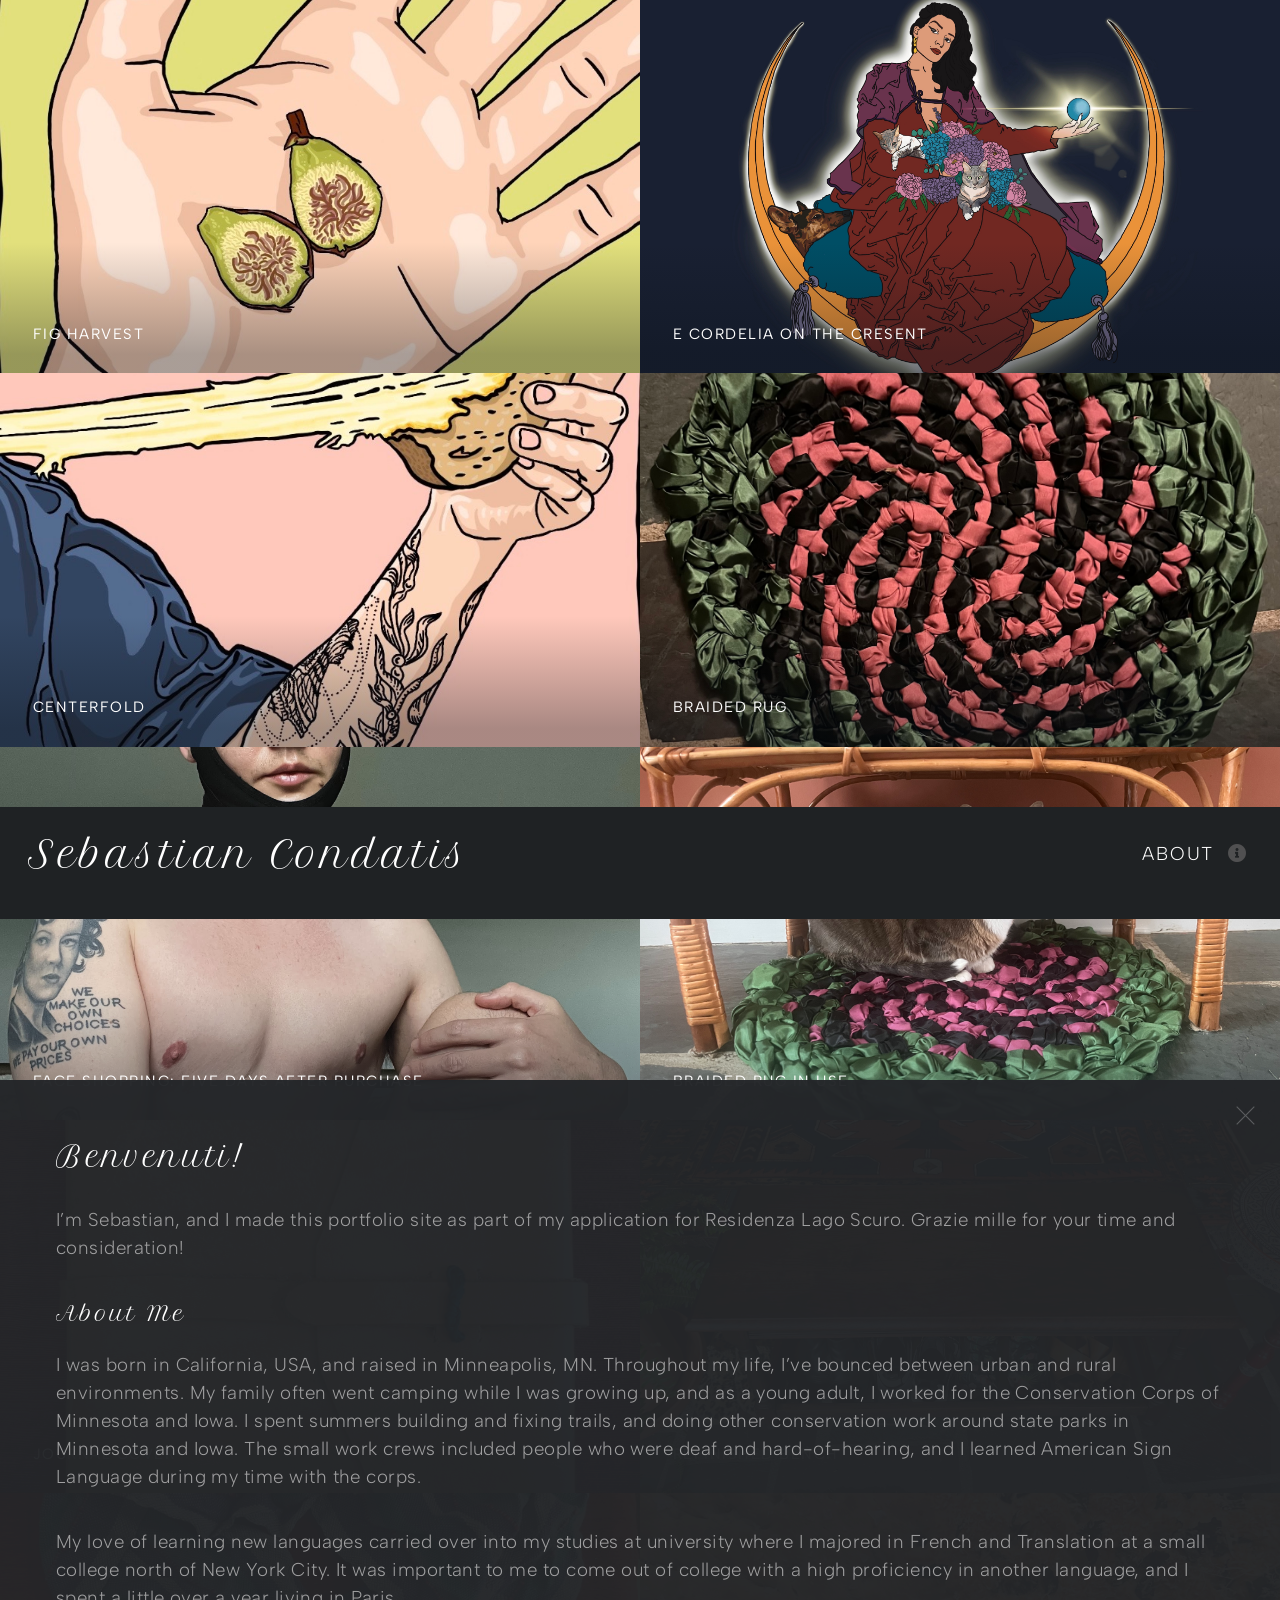
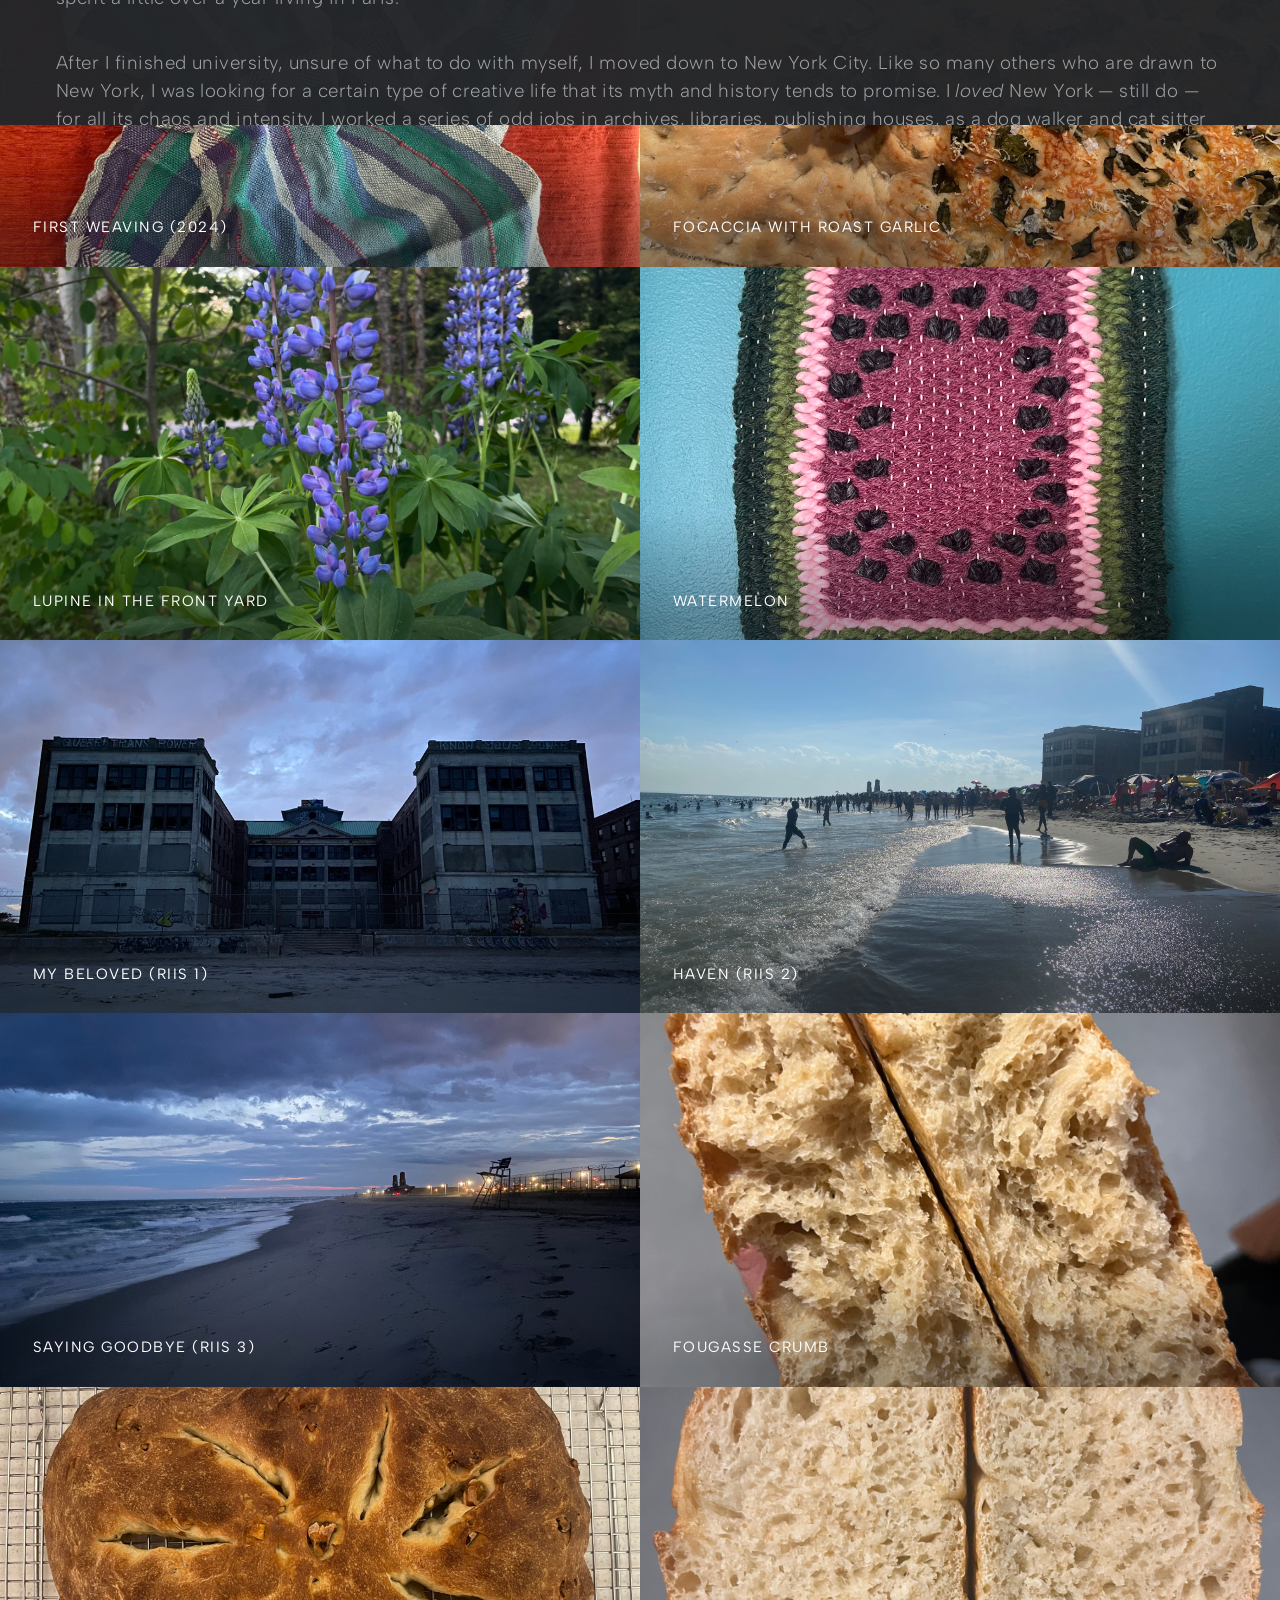
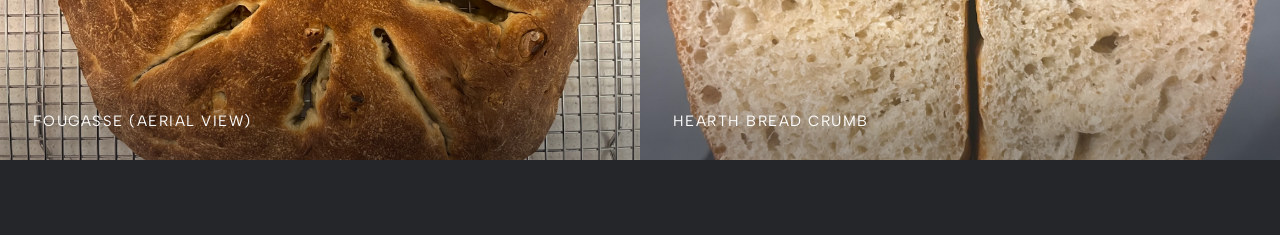
<file: index.html>
<!DOCTYPE HTML>
<!--
	Multiverse by HTML5 UP
	html5up.net | @ajlkn
	Free for personal and commercial use under the CCA 3.0 license (html5up.net/license)
-->
<html>
	<head>
		<title>Sebastian Condatis</title>
		<meta charset="utf-8" />
		<meta name="viewport" content="width=device-width, initial-scale=1, user-scalable=no" />
		<link rel="stylesheet" href="assets/css/main.css" />
		<link rel="preconnect" href="https://fonts.googleapis.com">
    <link rel="preconnect" href="https://fonts.gstatic.com" crossorigin>
    <link href="https://fonts.googleapis.com/css2?family=Petit+Formal+Script&display=swap" rel="stylesheet">
    <link href="https://fonts.googleapis.com/css2?family=Albert+Sans:ital,wght@0,100..900;1,100..900&family=Petit+Formal+Script&display=swap" rel="stylesheet">
		<noscript><link rel="stylesheet" href="assets/css/noscript.css" /></noscript>
	</head>
	<body class="is-preload">

		<!-- Wrapper -->
			<div id="wrapper">

				<!-- Header -->
					<header id="header">
						<h1><a href="index.html"><strong>Sebastian Condatis</strong></h1>
						<nav>
							<ul>
								<li><a href="#footer" class="icon solid fa-info-circle">About</a></li>
							</ul>
						</nav>
					</header>

				<!-- Main -->
					<div id="main">
					<article class="thumb">
							<a class="image" href="images/fulls/fig_harvest.jpg"><img src="images/thumbs/fig_thumb.jpg" alt="" /></a>
							<h2>Fig Harvest</h2>
							<p>Excerpt from zine "My Gay Hands Holding Things" (WIP 2026)</p>
						</article>
						<article class="thumb">
							<a class="image" href="images/fulls/ecordelia_on_the_crescent.JPG"><img src="images/fulls/ecordelia_on_the_crescent.JPG" alt="" /></a>
							<h2>E Cordelia on the Cresent</h2>
							<p>Drawing with digital color (WIP 2026)</p>
						</article>
						<article class="thumb">
							<a class="image" href="images/fulls/centerfold.JPG"><img src="images/thumbs/centerfold_thumb.jpg" alt="" /></a>
							<h2>Centerfold</h2>
							<p>Excerpt from zine "My Gay Hands Holding Things" (WIP 2026)</p>
						</article>
											<article class="thumb">
							<a class="image" href="images/fulls/braided_rug.jpeg"><img src="images/fulls/braided_rug.jpeg" alt="" /></a>
							<h2>Braided rug</h2>
							<p>Recycled fabric (2025)</p>
						</article>
												<article class="thumb">
							<a class="image" href="images/fulls/face_shopping.JPG"><img src="images/fulls/face_shopping.JPG" alt="" /></a>
							<h2>Face Shopping: Five days after purchase</h2>
							<p>Digital photo (2026)</p>
						</article>
											<article class="thumb">
							<a class="image" href="images/fulls/braided_rug_in_use.jpeg"><img src="images/fulls/braided_rug_in_use.jpeg" alt="" /></a>
							<h2>Braided rug in use</h2>
							<p>Recycled fabric Stella enjoys (2025)</p>
						</article>
						<article class="thumb">
							<a class="image" href="images/fulls/journal_cover.jpeg"><img src="images/fulls/journal_cover.jpeg" alt="" /></a>
							<h2>Journal Cover</h2>
							<p>Leather with waxed thread (2024)</p>
						</article>
						<article class="thumb">
							<a class="image" href="images/fulls/refinished_bench_2023.jpeg"><img src="images/fulls/refinished_bench_2023.jpeg" alt="" /></a>
							<h2>Refinished bench</h2>
							<p>Salvaged solid wood bench (species unknown, 2023)</p>
						</article>
						<article class="thumb">
							<a class="image" href="images/fulls/first_weaving.jpeg"><img src="images/fulls/first_weaving.jpeg" alt="" /></a>
							<h2>First Weaving (2024)</h2>
							<p>Mercerized cotton</p>
						</article>
						<article class="thumb">
							<a class="image" href="images/fulls/close_up_focaccia.jpg"><img src="images/fulls/close_up_focaccia.jpg" alt="" /></a>
							<h2>Focaccia with roast garlic</h2>
							<p>Homemade bread (2025)</p>
						</article>
									<article class="thumb">
							<a class="image" href="images/fulls/lupine_in_the_front_yard.jpeg"><img src="images/fulls/lupine_in_the_front_yard.jpeg" alt="" /></a>
							<h2>Lupine in the front yard</h2>
							<p>Digital photo, 24"x16" (2026)</p>
						</article>
						<article class="thumb">
							<a class="image" href="images/fulls/watermelon.jpeg" data-position="top center"><img src="images/fulls/watermelon.jpeg" alt="" /></a>
							<h2>Watermelon</h2>
							<p>Acrylic, cotton and wool (2023)</p>
						</article>
						<article class="thumb">
							<a class="image" href="images/fulls/my_beloved.jpeg"><img src="images/fulls/my_beloved.jpeg" alt="" /></a>
							<h2>My Beloved (Riis 1)</h2>
							<p>Digital photo, 24"x16" (2023)</p>
						</article>
						<article class="thumb">
							<a class="image" href="images/fulls/haven.jpeg" data-position="top center"><img src="images/fulls/haven.jpeg" alt="" /></a>
							<h2>Haven (Riis 2)</h2>
							<p>Digital photo, 24"x16" (2022)</p>
						</article>
						<article class="thumb">
							<a class="image" href="images/fulls/saying_goodbye.jpeg" data-position="top center"><img src="images/fulls/saying_goodbye.jpeg" alt="" /></a>
							<h2>Saying Goodbye (Riis 3)</h2>
							<p>Digital photo, 24"x16" (2023)</p>
						</article>
						<article class="thumb">
							<a class="image" href="images/fulls/fougasse_crumb.jpeg"><img src="images/fulls/fougasse_crumb.jpeg" alt="" /></a>
							<h2>Fougasse crumb</h2>
							<p>Homemade bread (2026)</p>
						</article>
						<article class="thumb">
							<a class="image" href="images/fulls/fougasse_aerial.jpeg"><img src="images/fulls/fougasse_aerial.jpeg" alt="" /></a>
							<h2>Fougasse (aerial view)</h2>
							<p>Homemade bread (2026)</p>
						</article>
						<article class="thumb">
							<a class="image" href="images/fulls/hearth_bread_crumb.jpeg"><img src="images/fulls/hearth_bread_crumb.jpeg" alt="" /></a>
							<h2>Hearth bread crumb</h2>
							<p>Homemade bread (2026)</p>
						</article>
					</div>

				<!-- Footer -->
					<footer id="footer" class="panel">
						<div class="inner split">
								<section>
									<h2>Benvenuti!</h2>
									<p>I’m Sebastian, and I made this portfolio site as part of my application for Residenza Lago Scuro. Grazie mille for your time and consideration!</p>
									<h3>About Me</h3>
									<p>I was born in California, USA, and raised in Minneapolis, MN. Throughout my life, I’ve bounced between urban and rural environments. My family often went camping while I was growing up, and as a young adult, I worked for the Conservation Corps of Minnesota and Iowa. I spent summers building and fixing trails, and doing other conservation work around state parks in Minnesota and Iowa. The small work crews included people who were deaf and hard-of-hearing, and I learned American Sign Language during my time with the corps.</p>
									<p>My love of learning new languages carried over into my studies at university where I majored in French and Translation at a small college north of New York City. It was important to me to come out of college with a high proficiency in another language, and I spent a little over a year living in Paris.</p>
									<p>After I finished university, unsure of what to do with myself, I moved down to New York City. Like so many others who are drawn to New York, I was looking for a certain type of creative life that its myth and history tends to promise. I <i>loved</i> New York &mdash; still do &mdash; for all its chaos and intensity. I worked a series of odd jobs in archives, libraries, publishing houses, as a dog walker and cat sitter (and many more) before getting trained as a software engineer. The kind of creative life I had imagined in New York exists for some people, surely, but it was not a reality that I could make mine while I was working a full-time job. Towards the end of my time in New York, I felt like I was accumulating art supplies I was too exhausted to use. Neither my partner nor I had ever imagined leaving the city, but a few years after the pandemic hit, we decided to move away for more space, more trees, more fresh air.</p>
									<p>Now, I live and work in Florence, MA, USA, a small town about 2 hours west of Boston. I live with my partner, and our dog and two cats. It's a good life, one that's allowed me to reconnect with my natural surroundings and make more art. I still do my best to keep up with my French, and nowadays I have good reading comprehension in Spanish and Italian, too, though my speaking skills are always something I'm working on. What I lack in vocabulary, I usually make up for in enthusiasm and gesticulation :)</p>
									<p>Thanks to everyone at Lago Scuro for taking the time to read my application and review my work!</p>
								  <p class="copyright">
									&copy; Sebastian Condatis 2026<br>Design: <a href="http://html5up.net">HTML5 UP</a>.
								  </p>
								</section>
							</div>
						</div>
					</footer>

			</div>

		<!-- Scripts -->
			<script src="assets/js/jquery.min.js"></script>
			<script src="assets/js/jquery.poptrox.min.js"></script>
			<script src="assets/js/browser.min.js"></script>
			<script src="assets/js/breakpoints.min.js"></script>
			<script src="assets/js/util.js"></script>
			<script src="assets/js/main.js"></script>

	</body>
</html>
</file>
<file: assets/css/noscript.css>
/*
	Multiverse by HTML5 UP
	html5up.net | @ajlkn
	Free for personal and commercial use under the CCA 3.0 license (html5up.net/license)
*/

/* Wrapper */

	body.is-preload #wrapper:before {
		display: none;
	}

/* Main */

	body.is-preload #main .thumb {
		pointer-events: auto;
		opacity: 1;
	}

/* Header */

	body.is-preload #header {
		-moz-transform: none;
		-webkit-transform: none;
		-ms-transform: none;
		transform: none;
	}
</file>
<file: assets/css/main.css>
@import url(fontawesome-all.min.css);
@import url("https://fonts.googleapis.com/css?family=Source+Sans+Pro:300,300italic,400,400italic");

/*
	Multiverse by HTML5 UP
	html5up.net | @ajlkn
	Free for personal and commercial use under the CCA 3.0 license (html5up.net/license)
*/

@-moz-keyframes spinner {
	0% {
		-moz-transform: rotate(0deg);
		-webkit-transform: rotate(0deg);
		-ms-transform: rotate(0deg);
		transform: rotate(0deg);
	}

	100% {
		-moz-transform: rotate(359deg);
		-webkit-transform: rotate(359deg);
		-ms-transform: rotate(359deg);
		transform: rotate(359deg);
	}
}

@-webkit-keyframes spinner {
	0% {
		-moz-transform: rotate(0deg);
		-webkit-transform: rotate(0deg);
		-ms-transform: rotate(0deg);
		transform: rotate(0deg);
	}

	100% {
		-moz-transform: rotate(359deg);
		-webkit-transform: rotate(359deg);
		-ms-transform: rotate(359deg);
		transform: rotate(359deg);
	}
}

@-ms-keyframes spinner {
	0% {
		-moz-transform: rotate(0deg);
		-webkit-transform: rotate(0deg);
		-ms-transform: rotate(0deg);
		transform: rotate(0deg);
	}

	100% {
		-moz-transform: rotate(359deg);
		-webkit-transform: rotate(359deg);
		-ms-transform: rotate(359deg);
		transform: rotate(359deg);
	}
}

@keyframes spinner {
	0% {
		-moz-transform: rotate(0deg);
		-webkit-transform: rotate(0deg);
		-ms-transform: rotate(0deg);
		transform: rotate(0deg);
	}

	100% {
		-moz-transform: rotate(359deg);
		-webkit-transform: rotate(359deg);
		-ms-transform: rotate(359deg);
		transform: rotate(359deg);
	}
}

html, body, div, span, applet, object,
iframe, h1, h2, h3, h4, h5, h6, p, blockquote,
pre, a, abbr, acronym, address, big, cite,
code, del, dfn, em, img, ins, kbd, q, s, samp,
small, strike, strong, sub, sup, tt, var, b,
u, i, center, dl, dt, dd, ol, ul, li, fieldset,
form, label, legend, table, caption, tbody,
tfoot, thead, tr, th, td, article, aside,
canvas, details, embed, figure, figcaption,
footer, header, hgroup, menu, nav, output, ruby,
section, summary, time, mark, audio, video {
	margin: 0;
	padding: 0;
	border: 0;
	font-size: 100%;
	font: inherit;
	vertical-align: baseline;}

article, aside, details, figcaption, figure,
footer, header, hgroup, menu, nav, section {
	display: block;}

body {
	line-height: 1;
}

ol, ul {
	list-style: none;
}

blockquote, q {
	quotes: none;
}

	blockquote:before, blockquote:after, q:before, q:after {
		content: '';
		content: none;
	}

table {
	border-collapse: collapse;
	border-spacing: 0;
}

body {
	-webkit-text-size-adjust: none;
}

mark {
	background-color: transparent;
	color: inherit;
}

input::-moz-focus-inner {
	border: 0;
	padding: 0;
}

input, select, textarea {
	-moz-appearance: none;
	-webkit-appearance: none;
	-ms-appearance: none;
	appearance: none;
}

/* Basic */

	@-ms-viewport {
		width: device-width;
	}

	body {
		-ms-overflow-style: scrollbar;
	}

	@media screen and (max-width: 480px) {

		html, body {
			min-width: 320px;
		}

	}

	html {
		box-sizing: border-box;
	}

	*, *:before, *:after {
		box-sizing: inherit;
	}

	body {
		background: #242629;
	}

		body.is-preload *, body.is-preload *:before, body.is-preload *:after {
			-moz-animation: none !important;
			-webkit-animation: none !important;
			-ms-animation: none !important;
			animation: none !important;
			-moz-transition: none !important;
			-webkit-transition: none !important;
			-ms-transition: none !important;
			transition: none !important;
		}

		body.is-resizing *, body.is-resizing *:before, body.is-resizing *:after {
			-moz-animation: none !important;
			-webkit-animation: none !important;
			-ms-animation: none !important;
			animation: none !important;
			-moz-transition: none !important;
			-webkit-transition: none !important;
			-ms-transition: none !important;
			transition: none !important;
		}

/* Type */

	body, input, select, textarea {
		color: #a0a0a1;
		font-family: "Albert Sans", Helvetica, sans-serif;
		font-size: 16pt;
		font-weight: 300;
		letter-spacing: 0.025em;
		line-height: 1.5;
	}

		@media screen and (max-width: 1680px) {

			body, input, select, textarea {
				font-size: 14pt;
			}

		}

	a {
		-moz-transition: color 0.2s ease-in-out, border-bottom-color 0.2s ease-in-out;
		-webkit-transition: color 0.2s ease-in-out, border-bottom-color 0.2s ease-in-out;
		-ms-transition: color 0.2s ease-in-out, border-bottom-color 0.2s ease-in-out;
		transition: color 0.2s ease-in-out, border-bottom-color 0.2s ease-in-out;
		border-bottom: dotted 1px;
		color: #34a58e;
		text-decoration: none;
	}

		a:hover {
			border-bottom-color: transparent;
			color: #34a58e !important;
		}

	strong, b {
		color: #ffffff;
		font-weight: 300;
	}

	em, i {
		font-style: italic;
	}

	p {
		margin: 0 0 2em 0;
	}

	h1, h2, h3, h4, h5, h6 {
		color: #ffffff;
		font-weight: 400;
		letter-spacing: 0.1em;
		line-height: 1.5;
		margin: 0 0 1em 0;
		font-family: "Petit Formal Script", cursive;
    font-style: normal;
	}

		h1 a, h2 a, h3 a, h4 a, h5 a, h6 a {
			color: inherit;
			text-decoration: none;
		}

	h1 {
		font-size: 2em;
	}

	h2 {
		font-size: 1.5em;
	}

	h3 {
		font-size: 1.1em;
	}

	h4 {
		font-size: 1em;
	}

	h5 {
		font-size: 0.9em;
	}

	h6 {
		font-size: 0.7em;
	}

	@media screen and (max-width: 736px) {

		h2 {
			font-size: 1em;
		}

		h3 {
			font-size: 0.9em;
		}

		h4 {
			font-size: 0.8em;
		}

		h5 {
			font-size: 0.7em;
		}

		h6 {
			font-size: 0.7em;
		}

	}

	sub {
		font-size: 0.8em;
		position: relative;
		top: 0.5em;
	}

	sup {
		font-size: 0.8em;
		position: relative;
		top: -0.5em;
	}

	blockquote {
		border-left: 4px #36383c;
		font-style: italic;
		margin: 0 0 2em 0;
		padding: 0.5em 0 0.5em 2em;
	}

	code {
		background: #34363b;
		border: solid 1px #36383c;
		font-family: "Courier New", monospace;
		font-size: 0.9em;
		margin: 0 0.25em;
		padding: 0.25em 0.65em;
	}

	pre {
		-webkit-overflow-scrolling: touch;
		font-family: "Courier New", monospace;
		font-size: 0.9em;
		margin: 0 0 2em 0;
	}

		pre code {
			display: block;
			line-height: 1.75;
			padding: 1em 1.5em;
			overflow-x: auto;
		}

	hr {
		border: 0;
		border-bottom: solid 1px #36383c;
		margin: 2em 0;
	}

		hr.major {
			margin: 3em 0;
		}

	.align-left {
		text-align: left;
	}

	.align-center {
		text-align: center;
	}

	.align-right {
		text-align: right;
	}

/* Button */

	input[type="submit"],
	input[type="reset"],
	input[type="button"],
	button,
	.button {
		-moz-appearance: none;
		-webkit-appearance: none;
		-ms-appearance: none;
		appearance: none;
		-moz-transition: background-color 0.2s ease-in-out, box-shadow 0.2s ease-in-out, color 0.2s ease-in-out;
		-webkit-transition: background-color 0.2s ease-in-out, box-shadow 0.2s ease-in-out, color 0.2s ease-in-out;
		-ms-transition: background-color 0.2s ease-in-out, box-shadow 0.2s ease-in-out, color 0.2s ease-in-out;
		transition: background-color 0.2s ease-in-out, box-shadow 0.2s ease-in-out, color 0.2s ease-in-out;
		background-color: transparent;
		border: 0;
		border-radius: 0;
		box-shadow: inset 0 0 0 2px #36383c;
		color: #ffffff !important;
		cursor: pointer;
		display: inline-block;
		font-size: 0.9em;
		font-weight: 300;
		height: 3.05556em;
		letter-spacing: 0.1em;
		line-height: 3.05556em;
		padding: 0 2.5em;
		text-align: center;
		text-decoration: none;
		text-transform: uppercase;
		white-space: nowrap;
	}

		input[type="submit"]:hover,
		input[type="reset"]:hover,
		input[type="button"]:hover,
		button:hover,
		.button:hover {
			box-shadow: inset 0 0 0 2px #34a58e;
			color: #34a58e !important;
		}

			input[type="submit"]:hover:active,
			input[type="reset"]:hover:active,
			input[type="button"]:hover:active,
			button:hover:active,
			.button:hover:active {
				background-color: rgba(52, 165, 142, 0.15);
				color: #34a58e !important;
			}

		input[type="submit"].icon,
		input[type="reset"].icon,
		input[type="button"].icon,
		button.icon,
		.button.icon {
			padding-left: 1.35em;
		}

			input[type="submit"].icon:before,
			input[type="reset"].icon:before,
			input[type="button"].icon:before,
			button.icon:before,
			.button.icon:before {
				margin-right: 0.5em;
			}

		input[type="submit"].fit,
		input[type="reset"].fit,
		input[type="button"].fit,
		button.fit,
		.button.fit {
			width: 100%;
		}

		input[type="submit"].small,
		input[type="reset"].small,
		input[type="button"].small,
		button.small,
		.button.small {
			font-size: 0.8em;
		}

		input[type="submit"].large,
		input[type="reset"].large,
		input[type="button"].large,
		button.large,
		.button.large {
			font-size: 1.35em;
		}

		input[type="submit"].primary,
		input[type="reset"].primary,
		input[type="button"].primary,
		button.primary,
		.button.primary {
			background-color: #34a58e;
			box-shadow: none;
		}

			input[type="submit"].primary:hover,
			input[type="reset"].primary:hover,
			input[type="button"].primary:hover,
			button.primary:hover,
			.button.primary:hover {
				background-color: #47c5ab;
				color: #ffffff !important;
			}

				input[type="submit"].primary:hover:active,
				input[type="reset"].primary:hover:active,
				input[type="button"].primary:hover:active,
				button.primary:hover:active,
				.button.primary:hover:active {
					background-color: #287e6d;
				}

		input[type="submit"].disabled, input[type="submit"]:disabled,
		input[type="reset"].disabled,
		input[type="reset"]:disabled,
		input[type="button"].disabled,
		input[type="button"]:disabled,
		button.disabled,
		button:disabled,
		.button.disabled,
		.button:disabled {
			pointer-events: none;
			opacity: 0.35;
		}

/* Form */

	form {
		margin: 0 0 2em 0;
	}

		form > :last-child {
			margin-bottom: 0;
		}

		form > .fields {
			display: -moz-flex;
			display: -webkit-flex;
			display: -ms-flex;
			display: flex;
			-moz-flex-wrap: wrap;
			-webkit-flex-wrap: wrap;
			-ms-flex-wrap: wrap;
			flex-wrap: wrap;
			width: calc(100% + 3em);
			margin: -1.5em 0 2em -1.5em;
		}

			form > .fields > .field {
				-moz-flex-grow: 0;
				-webkit-flex-grow: 0;
				-ms-flex-grow: 0;
				flex-grow: 0;
				-moz-flex-shrink: 0;
				-webkit-flex-shrink: 0;
				-ms-flex-shrink: 0;
				flex-shrink: 0;
				padding: 1.5em 0 0 1.5em;
				width: calc(100% - 1.5em);
			}

				form > .fields > .field.half {
					width: calc(50% - 0.75em);
				}

				form > .fields > .field.third {
					width: calc(100%/3 - 0.5em);
				}

				form > .fields > .field.quarter {
					width: calc(25% - 0.375em);
				}

		@media screen and (max-width: 736px) {

			form > .fields {
				width: calc(100% + 3em);
				margin: -1.5em 0 2em -1.5em;
			}

				form > .fields > .field {
					padding: 1.5em 0 0 1.5em;
					width: calc(100% - 1.5em);
				}

					form > .fields > .field.half {
						width: calc(100% - 1.5em);
					}

					form > .fields > .field.third {
						width: calc(100% - 1.5em);
					}

					form > .fields > .field.quarter {
						width: calc(100% - 1.5em);
					}

		}

	label {
		color: #ffffff;
		display: block;
		font-size: 0.9em;
		font-weight: 300;
		margin: 0 0 1em 0;
	}

	input[type="text"],
	input[type="password"],
	input[type="email"],
	input[type="tel"],
	input[type="search"],
	input[type="url"],
	select,
	textarea {
		-moz-appearance: none;
		-webkit-appearance: none;
		-ms-appearance: none;
		appearance: none;
		background: #34363b;
		border: 0;
		border-radius: 0;
		color: #a0a0a1;
		display: block;
		outline: 0;
		padding: 0 1em;
		text-decoration: none;
		width: 100%;
	}

		input[type="text"]:invalid,
		input[type="password"]:invalid,
		input[type="email"]:invalid,
		input[type="tel"]:invalid,
		input[type="search"]:invalid,
		input[type="url"]:invalid,
		select:invalid,
		textarea:invalid {
			box-shadow: none;
		}

		input[type="text"]:focus,
		input[type="password"]:focus,
		input[type="email"]:focus,
		input[type="tel"]:focus,
		input[type="search"]:focus,
		input[type="url"]:focus,
		select:focus,
		textarea:focus {
			box-shadow: inset 0 0 0 2px #34a58e;
		}

	select {
		background-image: url("data:image/svg+xml;charset=utf8,%3Csvg xmlns='http://www.w3.org/2000/svg' width='40' height='40' preserveAspectRatio='none' viewBox='0 0 40 40'%3E%3Cpath d='M9.4,12.3l10.4,10.4l10.4-10.4c0.2-0.2,0.5-0.4,0.9-0.4c0.3,0,0.6,0.1,0.9,0.4l3.3,3.3c0.2,0.2,0.4,0.5,0.4,0.9 c0,0.4-0.1,0.6-0.4,0.9L20.7,31.9c-0.2,0.2-0.5,0.4-0.9,0.4c-0.3,0-0.6-0.1-0.9-0.4L4.3,17.3c-0.2-0.2-0.4-0.5-0.4-0.9 c0-0.4,0.1-0.6,0.4-0.9l3.3-3.3c0.2-0.2,0.5-0.4,0.9-0.4S9.1,12.1,9.4,12.3z' fill='%2336383c' /%3E%3C/svg%3E");
		background-size: 1.25rem;
		background-repeat: no-repeat;
		background-position: calc(100% - 1rem) center;
		height: 2.75em;
		padding-right: 2.75em;
		text-overflow: ellipsis;
	}

		select option {
			color: #ffffff;
			background: #242629;
		}

		select:focus::-ms-value {
			background-color: transparent;
		}

		select::-ms-expand {
			display: none;
		}

	input[type="text"],
	input[type="password"],
	input[type="email"],
	input[type="tel"],
	input[type="search"],
	input[type="url"],
	select {
		height: 2.75em;
	}

	textarea {
		padding: 0.75em 1em;
	}

	input[type="checkbox"],
	input[type="radio"] {
		-moz-appearance: none;
		-webkit-appearance: none;
		-ms-appearance: none;
		appearance: none;
		display: block;
		float: left;
		margin-right: -2em;
		opacity: 0;
		width: 1em;
		z-index: -1;
	}

		input[type="checkbox"] + label,
		input[type="radio"] + label {
			text-decoration: none;
			color: #a0a0a1;
			cursor: pointer;
			display: inline-block;
			font-size: 1em;
			font-weight: 300;
			padding-left: 2.4em;
			padding-right: 0.75em;
			position: relative;
		}

			input[type="checkbox"] + label:before,
			input[type="radio"] + label:before {
				-moz-osx-font-smoothing: grayscale;
				-webkit-font-smoothing: antialiased;
				display: inline-block;
				font-style: normal;
				font-variant: normal;
				text-rendering: auto;
				line-height: 1;
				text-transform: none !important;
				font-family: 'Font Awesome 5 Free';
				font-weight: 900;
			}

			input[type="checkbox"] + label:before,
			input[type="radio"] + label:before {
				background: #34363b;
				content: '';
				display: inline-block;
				font-size: 0.8em;
				height: 2.0625em;
				left: 0;
				line-height: 2.0625em;
				position: absolute;
				text-align: center;
				top: 0;
				width: 2.0625em;
			}

		input[type="checkbox"]:checked + label:before,
		input[type="radio"]:checked + label:before {
			background: #34a58e;
			border-color: #34a58e;
			color: #ffffff;
			content: '\f00c';
		}

		input[type="checkbox"]:focus + label:before,
		input[type="radio"]:focus + label:before {
			box-shadow: 0 0 0 2px #34a58e;
		}

	input[type="radio"] + label:before {
		border-radius: 100%;
	}

	::-webkit-input-placeholder {
		color: #707071 !important;
		opacity: 1.0;
	}

	:-moz-placeholder {
		color: #707071 !important;
		opacity: 1.0;
	}

	::-moz-placeholder {
		color: #707071 !important;
		opacity: 1.0;
	}

	:-ms-input-placeholder {
		color: #707071 !important;
		opacity: 1.0;
	}

/* Icon */

	.icon {
		text-decoration: none;
		border-bottom: none;
		position: relative;
	}

		.icon:before {
			-moz-osx-font-smoothing: grayscale;
			-webkit-font-smoothing: antialiased;
			display: inline-block;
			font-style: normal;
			font-variant: normal;
			text-rendering: auto;
			line-height: 1;
			text-transform: none !important;
			font-family: 'Font Awesome 5 Free';
			font-weight: 400;
		}

		.icon > .label {
			display: none;
		}

		.icon:before {
			line-height: inherit;
		}

		.icon.solid:before {
			font-weight: 900;
		}

		.icon.brands:before {
			font-family: 'Font Awesome 5 Brands';
		}

/* List */

	ol {
		list-style: decimal;
		margin: 0 0 2em 0;
		padding-left: 1.25em;
	}

		ol li {
			padding-left: 0.25em;
		}

	ul {
		list-style: disc;
		margin: 0 0 2em 0;
		padding-left: 1em;
	}

		ul li {
			padding-left: 0.5em;
		}

		ul.alt {
			list-style: none;
			padding-left: 0;
		}

			ul.alt li {
				border-top: solid 1px #36383c;
				padding: 0.5em 0;
			}

				ul.alt li:first-child {
					border-top: 0;
					padding-top: 0;
				}

	dl {
		margin: 0 0 2em 0;
	}

		dl dt {
			display: block;
			font-weight: 300;
			margin: 0 0 1em 0;
		}

		dl dd {
			margin-left: 2em;
		}

/* Actions */

	ul.actions {
		display: -moz-flex;
		display: -webkit-flex;
		display: -ms-flex;
		display: flex;
		cursor: default;
		list-style: none;
		margin-left: -1em;
		padding-left: 0;
	}

		ul.actions li {
			padding: 0 0 0 1em;
			vertical-align: middle;
		}

		ul.actions.special {
			-moz-justify-content: center;
			-webkit-justify-content: center;
			-ms-justify-content: center;
			justify-content: center;
			width: 100%;
			margin-left: 0;
		}

			ul.actions.special li:first-child {
				padding-left: 0;
			}

		ul.actions.stacked {
			-moz-flex-direction: column;
			-webkit-flex-direction: column;
			-ms-flex-direction: column;
			flex-direction: column;
			margin-left: 0;
		}

			ul.actions.stacked li {
				padding: 1.3em 0 0 0;
			}

				ul.actions.stacked li:first-child {
					padding-top: 0;
				}

		ul.actions.fit {
			width: calc(100% + 1em);
		}

			ul.actions.fit li {
				-moz-flex-grow: 1;
				-webkit-flex-grow: 1;
				-ms-flex-grow: 1;
				flex-grow: 1;
				-moz-flex-shrink: 1;
				-webkit-flex-shrink: 1;
				-ms-flex-shrink: 1;
				flex-shrink: 1;
				width: 100%;
			}

				ul.actions.fit li > * {
					width: 100%;
				}

			ul.actions.fit.stacked {
				width: 100%;
			}

		@media screen and (max-width: 480px) {

			ul.actions:not(.fixed) {
				-moz-flex-direction: column;
				-webkit-flex-direction: column;
				-ms-flex-direction: column;
				flex-direction: column;
				margin-left: 0;
				width: 100% !important;
			}

				ul.actions:not(.fixed) li {
					-moz-flex-grow: 1;
					-webkit-flex-grow: 1;
					-ms-flex-grow: 1;
					flex-grow: 1;
					-moz-flex-shrink: 1;
					-webkit-flex-shrink: 1;
					-ms-flex-shrink: 1;
					flex-shrink: 1;
					padding: 1em 0 0 0;
					text-align: center;
					width: 100%;
				}

					ul.actions:not(.fixed) li > * {
						width: 100%;
					}

					ul.actions:not(.fixed) li:first-child {
						padding-top: 0;
					}

					ul.actions:not(.fixed) li input[type="submit"],
					ul.actions:not(.fixed) li input[type="reset"],
					ul.actions:not(.fixed) li input[type="button"],
					ul.actions:not(.fixed) li button,
					ul.actions:not(.fixed) li .button {
						width: 100%;
					}

						ul.actions:not(.fixed) li input[type="submit"].icon:before,
						ul.actions:not(.fixed) li input[type="reset"].icon:before,
						ul.actions:not(.fixed) li input[type="button"].icon:before,
						ul.actions:not(.fixed) li button.icon:before,
						ul.actions:not(.fixed) li .button.icon:before {
							margin-left: -0.5rem;
						}

		}

/* Icons */

	ul.icons {
		cursor: default;
		list-style: none;
		padding-left: 0;
	}

		ul.icons li {
			display: inline-block;
			padding: 0 1em 0 0;
		}

			ul.icons li:last-child {
				padding-right: 0;
			}

			ul.icons li .icon {
				color: #505051;
			}

				ul.icons li .icon:before {
					font-size: 1.5em;
				}

/* Table */

	.table-wrapper {
		-webkit-overflow-scrolling: touch;
		overflow-x: auto;
	}

	table {
		margin: 0 0 2em 0;
		width: 100%;
	}

		table tbody tr {
			border: solid 1px #36383c;
			border-left: 0;
			border-right: 0;
		}

			table tbody tr:nth-child(2n + 1) {
				background-color: #34363b;
			}

		table td {
			padding: 0.75em 0.75em;
		}

		table th {
			color: #ffffff;
			font-size: 0.9em;
			font-weight: 300;
			padding: 0 0.75em 0.75em 0.75em;
			text-align: left;
		}

		table thead {
			border-bottom: solid 2px #36383c;
		}

		table tfoot {
			border-top: solid 2px #36383c;
		}

		table.alt {
			border-collapse: separate;
		}

			table.alt tbody tr td {
				border: solid 1px #36383c;
				border-left-width: 0;
				border-top-width: 0;
			}

				table.alt tbody tr td:first-child {
					border-left-width: 1px;
				}

			table.alt tbody tr:first-child td {
				border-top-width: 1px;
			}

			table.alt thead {
				border-bottom: 0;
			}

			table.alt tfoot {
				border-top: 0;
			}

/* Panel */

	.panel {
		padding: 4em 4em 2em 4em ;
		-moz-transform: translateY(100vh);
		-webkit-transform: translateY(100vh);
		-ms-transform: translateY(100vh);
		transform: translateY(100vh);
		-moz-transition: -moz-transform 0.5s ease;
		-webkit-transition: -webkit-transform 0.5s ease;
		-ms-transition: -ms-transform 0.5s ease;
		transition: transform 0.5s ease;
		-webkit-overflow-scrolling: touch;
		background: rgba(36, 38, 41, 0.975);
		bottom: 4em;
		left: 0;
		max-height: calc(80vh - 4em);
		overflow-y: auto;
		position: fixed;
		width: 100%;
		z-index: 10001;
	}

		.panel.active {
			-moz-transform: translateY(1px);
			-webkit-transform: translateY(1px);
			-ms-transform: translateY(1px);
			transform: translateY(1px);
		}

		.panel > .inner {
			margin: 0 auto;
			max-width: 100%;
			width: 75em;
		}

			.panel > .inner.split {
				display: -moz-flex;
				display: -webkit-flex;
				display: -ms-flex;
				display: flex;
			}

				.panel > .inner.split > div {
					margin-left: 4em;
					width: 50%;
				}

				.panel > .inner.split > :first-child {
					margin-left: 0;
				}

		.panel > .closer {
			-moz-transition: opacity 0.2s ease-in-out;
			-webkit-transition: opacity 0.2s ease-in-out;
			-ms-transition: opacity 0.2s ease-in-out;
			transition: opacity 0.2s ease-in-out;
			background-image: url("images/close.svg");
			background-position: center;
			background-repeat: no-repeat;
			background-size: 3em;
			cursor: pointer;
			height: 5em;
			opacity: 0.25;
			position: absolute;
			right: 0;
			top: 0;
			width: 5em;
			z-index: 2;
		}

			.panel > .closer:hover {
				opacity: 1.0;
			}

		@media screen and (max-width: 1280px) {

			.panel {
				padding: 3em 3em 1em 3em ;
			}

				.panel > .inner.split > div {
					margin-left: 3em;
				}

				.panel > .closer {
					background-size: 2.5em;
					background-position: 75% 25%;
				}

		}

		@media screen and (max-width: 980px) {

			.panel > .inner.split {
				-moz-flex-direction: column;
				-webkit-flex-direction: column;
				-ms-flex-direction: column;
				flex-direction: column;
			}

				.panel > .inner.split > div {
					margin-left: 0;
					width: 100%;
				}

		}

		@media screen and (max-width: 736px) {

			.panel {
				-moz-transform: translateY(-100vh);
				-webkit-transform: translateY(-100vh);
				-ms-transform: translateY(-100vh);
				transform: translateY(-100vh);
				padding: 4em 2em 2em 2em ;
				bottom: auto;
				top: calc(4em - 1px);
			}

				.panel.active {
					-moz-transform: translateY(0);
					-webkit-transform: translateY(0);
					-ms-transform: translateY(0);
					transform: translateY(0);
				}

		}

/* Poptrox Popup */

	.poptrox-overlay {
		-webkit-tap-highlight-color: rgba(255, 255, 255, 0);
	}

	.poptrox-popup {
		background: rgba(31, 34, 36, 0.925);
		box-shadow: 0 1em 3em 0.5em rgba(0, 0, 0, 0.25);
		cursor: default;
	}

		.poptrox-popup:before {
			-moz-transition: opacity 0.2s ease-in-out;
			-webkit-transition: opacity 0.2s ease-in-out;
			-ms-transition: opacity 0.2s ease-in-out;
			transition: opacity 0.2s ease-in-out;
			background-image: -moz-linear-gradient(to left, rgba(31,34,36,0.35), rgba(31,34,36,0) 10em, rgba(31,34,36,0)), -moz-linear-gradient(to right, rgba(31,34,36,0.35), rgba(31,34,36,0) 10em, rgba(31,34,36,0));
			background-image: -webkit-linear-gradient(to left, rgba(31,34,36,0.35), rgba(31,34,36,0) 10em, rgba(31,34,36,0)), -webkit-linear-gradient(to right, rgba(31,34,36,0.35), rgba(31,34,36,0) 10em, rgba(31,34,36,0));
			background-image: -ms-linear-gradient(to left, rgba(31,34,36,0.35), rgba(31,34,36,0) 10em, rgba(31,34,36,0)), -ms-linear-gradient(to right, rgba(31,34,36,0.35), rgba(31,34,36,0) 10em, rgba(31,34,36,0));
			background-image: linear-gradient(to left, rgba(31,34,36,0.35), rgba(31,34,36,0) 10em, rgba(31,34,36,0)), linear-gradient(to right, rgba(31,34,36,0.35), rgba(31,34,36,0) 10em, rgba(31,34,36,0));
			content: '';
			display: block;
			height: 100%;
			left: 0;
			position: absolute;
			top: 0;
			width: 100%;
			z-index: 1;
			opacity: 1;
		}

		.poptrox-popup .closer {
			-moz-transition: opacity 0.2s ease-in-out;
			-webkit-transition: opacity 0.2s ease-in-out;
			-ms-transition: opacity 0.2s ease-in-out;
			transition: opacity 0.2s ease-in-out;
			background-image: url("images/close.svg");
			background-position: center;
			background-repeat: no-repeat;
			background-size: 3em;
			height: 5em;
			opacity: 0;
			position: absolute;
			right: 0;
			top: 0;
			width: 5em;
			z-index: 2;
		}

		.poptrox-popup .nav-previous,
		.poptrox-popup .nav-next {
			-moz-transition: opacity 0.2s ease-in-out;
			-webkit-transition: opacity 0.2s ease-in-out;
			-ms-transition: opacity 0.2s ease-in-out;
			transition: opacity 0.2s ease-in-out;
			background-image: url("images/arrow.svg");
			background-position: center;
			background-repeat: no-repeat;
			background-size: 5em;
			cursor: pointer;
			height: 8em;
			margin-top: -4em;
			opacity: 0;
			position: absolute;
			top: 50%;
			width: 6em;
			z-index: 2;
		}

		.poptrox-popup .nav-previous {
			-moz-transform: scaleX(-1);
			-webkit-transform: scaleX(-1);
			-ms-transform: scaleX(-1);
			transform: scaleX(-1);
			left: 0;
		}

		.poptrox-popup .nav-next {
			right: 0;
		}

		.poptrox-popup .caption {
			padding: 2em 2em 0.1em 2em ;
			background-image: -moz-linear-gradient(to top, rgba(16,16,16,0.45) 25%, rgba(16,16,16,0) 100%);
			background-image: -webkit-linear-gradient(to top, rgba(16,16,16,0.45) 25%, rgba(16,16,16,0) 100%);
			background-image: -ms-linear-gradient(to top, rgba(16,16,16,0.45) 25%, rgba(16,16,16,0) 100%);
			background-image: linear-gradient(to top, rgba(16,16,16,0.45) 25%, rgba(16,16,16,0) 100%);
			bottom: 0;
			cursor: default;
			left: 0;
			position: absolute;
			text-align: left;
			width: 100%;
			z-index: 2;
		}

			.poptrox-popup .caption h2, .poptrox-popup .caption h3, .poptrox-popup .caption h4, .poptrox-popup .caption h5, .poptrox-popup .caption h6 {
				margin: 0 0 0.5em 0;
			}

			.poptrox-popup .caption p {
				color: #ffffff;
			}

		.poptrox-popup .loader {
			-moz-animation: spinner 1s infinite linear !important;
			-webkit-animation: spinner 1s infinite linear !important;
			-ms-animation: spinner 1s infinite linear !important;
			animation: spinner 1s infinite linear !important;
			background-image: url("images/spinner.svg");
			background-position: center;
			background-repeat: no-repeat;
			background-size: contain;
			display: block;
			font-size: 2em;
			height: 2em;
			left: 50%;
			line-height: 2em;
			margin: -1em 0 0 -1em;
			opacity: 0.25;
			position: absolute;
			text-align: center;
			top: 50%;
			width: 2em;
		}

		.poptrox-popup:hover .closer,
		.poptrox-popup:hover .nav-previous,
		.poptrox-popup:hover .nav-next {
			opacity: 0.5;
		}

			.poptrox-popup:hover .closer:hover,
			.poptrox-popup:hover .nav-previous:hover,
			.poptrox-popup:hover .nav-next:hover {
				opacity: 1.0;
			}

		.poptrox-popup.loading:before {
			opacity: 0;
		}

		body.touch .poptrox-popup .closer,
		body.touch .poptrox-popup .nav-previous,
		body.touch .poptrox-popup .nav-next {
			opacity: 1.0 !important;
		}

		@media screen and (max-width: 980px) {

			.poptrox-popup .closer {
				background-size: 3em;
			}

			.poptrox-popup .nav-previous,
			.poptrox-popup .nav-next {
				background-size: 4em;
			}

		}

		@media screen and (max-width: 736px) {

			.poptrox-popup:before {
				display: none;
			}

			.poptrox-popup .caption {
				display: none !important;
			}

			.poptrox-popup .closer,
			.poptrox-popup .nav-previous,
			.poptrox-popup .nav-next {
				display: none !important;
			}

		}

/* Wrapper */

	#wrapper {
		-moz-transition: -moz-filter 0.5s ease, -webkit-filter 0.5s ease, -ms-filter 0.5s ease, -moz-filter 0.5s ease;
		-webkit-transition: -moz-filter 0.5s ease, -webkit-filter 0.5s ease, -ms-filter 0.5s ease, -webkit-filter 0.5s ease;
		-ms-transition: -moz-filter 0.5s ease, -webkit-filter 0.5s ease, -ms-filter 0.5s ease, -ms-filter 0.5s ease;
		transition: -moz-filter 0.5s ease, -webkit-filter 0.5s ease, -ms-filter 0.5s ease, filter 0.5s ease;
		position: relative;
	}

		#wrapper:after {
			pointer-events: none;
			-moz-transition: opacity 0.5s ease, visibility 0.5s;
			-webkit-transition: opacity 0.5s ease, visibility 0.5s;
			-ms-transition: opacity 0.5s ease, visibility 0.5s;
			transition: opacity 0.5s ease, visibility 0.5s;
			background: rgba(36, 38, 41, 0.5);
			content: '';
			display: block;
			height: 100%;
			left: 0;
			opacity: 0;
			position: absolute;
			top: 0;
			visibility: hidden;
			width: 100%;
			z-index: 1;
		}

			body.ie #wrapper:after {
				background: rgba(36, 38, 41, 0.8);
			}

		body.modal-active #wrapper {
			-moz-filter: blur(8px);
			-webkit-filter: blur(8px);
			-ms-filter: blur(8px);
			filter: blur(8px);
		}

			body.modal-active #wrapper:after {
				pointer-events: auto;
				opacity: 1;
				visibility: visible;
				z-index: 10003;
			}

		#wrapper:before {
			-moz-animation: spinner 1s infinite linear !important;
			-webkit-animation: spinner 1s infinite linear !important;
			-ms-animation: spinner 1s infinite linear !important;
			animation: spinner 1s infinite linear !important;
			pointer-events: none;
			-moz-transition: top 0.75s ease-in-out, opacity 0.35s ease-out, visibility 0.35s;
			-webkit-transition: top 0.75s ease-in-out, opacity 0.35s ease-out, visibility 0.35s;
			-ms-transition: top 0.75s ease-in-out, opacity 0.35s ease-out, visibility 0.35s;
			transition: top 0.75s ease-in-out, opacity 0.35s ease-out, visibility 0.35s;
			background-image: url("images/spinner.svg");
			background-position: center;
			background-repeat: no-repeat;
			background-size: contain;
			content: '';
			display: block;
			font-size: 2em;
			height: 2em;
			left: 50%;
			line-height: 2em;
			margin: -1em 0 0 -1em;
			opacity: 0;
			position: fixed;
			text-align: center;
			top: 75%;
			visibility: hidden;
			width: 2em;
		}

		body.is-preload #wrapper:before {
			-moz-transition: opacity 1s ease-out !important;
			-webkit-transition: opacity 1s ease-out !important;
			-ms-transition: opacity 1s ease-out !important;
			transition: opacity 1s ease-out !important;
			-moz-transition-delay: 0.5s !important;
			-webkit-transition-delay: 0.5s !important;
			-ms-transition-delay: 0.5s !important;
			transition-delay: 0.5s !important;
			opacity: 0.25;
			top: 50%;
			visibility: visible;
		}

/* Header */

	body {
		padding: 0 0 4em 0;
	}

	#header {
		-moz-transform: translateY(0);
		-webkit-transform: translateY(0);
		-ms-transform: translateY(0);
		transform: translateY(0);
		-moz-transition: -moz-transform 1s ease;
		-webkit-transition: -webkit-transform 1s ease;
		-ms-transition: -ms-transform 1s ease;
		transition: transform 1s ease;
		-moz-user-select: none;
		-ms-user-select: none;
		-webkit-user-select: none;
		background: #1f2224;
		bottom: -1em;
		height: 6em;
		left: 0;
		line-height: 5em;
		padding: 0 1.5em;
		position: fixed;
		user-select: none;
		width: 100%;
		z-index: 10002;
	}

		body.is-preload #header {
			-moz-transform: translateY(4em);
			-webkit-transform: translateY(4em);
			-ms-transform: translateY(4em);
			transform: translateY(4em);
		}

		#header h1 {
			color: #a0a0a1;
			display: inline-block;
			font-size: 2em;
			line-height: 1;
			margin: 0;
			vertical-align: middle;
		}

			#header h1 a {
				border: 0;
				color: inherit;
			}

				#header h1 a:hover {
					color: inherit !important;
				}
				
		#header h2 {
		  font-size: 1.5rem;
		}

		#header nav {
			position: absolute;
			right: 0;
			top: 0;
		}

			#header nav > ul {
				list-style: none;
				margin: 0;
				padding: 0;
			}

				#header nav > ul > li {
					display: inline-block;
					padding: 0;
				}

					#header nav > ul > li a {
						-moz-transition: background-color 0.5s ease;
						-webkit-transition: background-color 0.5s ease;
						-ms-transition: background-color 0.5s ease;
						transition: background-color 0.5s ease;
						border: 0;
						color: #ffffff;
						display: inline-block;
						letter-spacing: 0.1em;
						padding: 0 1.65em;
						text-transform: uppercase;
					}

						#header nav > ul > li a.icon:before {
							color: #505051;
							float: right;
							margin-left: 0.75em;
						}

						#header nav > ul > li a:hover {
							color: #ffffff !important;
						}

						#header nav > ul > li a.active {
							background-color: #242629;
						}

	@media screen and (max-width: 736px) {

		body {
			padding: 4em 0 0 0;
		}

		#header {
			-moz-transform: translateY(0);
			-webkit-transform: translateY(0);
			-ms-transform: translateY(0);
			transform: translateY(0);
			bottom: auto;
			height: 4em;
			padding: 0 1em;
			top: 0;
		}

			body.is-preload #header {
				-moz-transform: translateY(-3.4em);
				-webkit-transform: translateY(-3.4em);
				-ms-transform: translateY(-3.4em);
				transform: translateY(-3.4em);
			}

			#header h1 {
				font-size: 0.9em;
			}

			#header nav > ul > li a {
				font-size: 0.9em;
				padding: 0 1.15em;
			}

	}

/* Main */

	#main {
		-moz-transition: -moz-filter 0.5s ease, -webkit-filter 0.5s ease, -ms-filter 0.5s ease, -moz-filter 0.5s ease;
		-webkit-transition: -moz-filter 0.5s ease, -webkit-filter 0.5s ease, -ms-filter 0.5s ease, -webkit-filter 0.5s ease;
		-ms-transition: -moz-filter 0.5s ease, -webkit-filter 0.5s ease, -ms-filter 0.5s ease, -ms-filter 0.5s ease;
		transition: -moz-filter 0.5s ease, -webkit-filter 0.5s ease, -ms-filter 0.5s ease, filter 0.5s ease;
		display: -moz-flex;
		display: -webkit-flex;
		display: -ms-flex;
		display: flex;
		-moz-flex-wrap: wrap;
		-webkit-flex-wrap: wrap;
		-ms-flex-wrap: wrap;
		flex-wrap: wrap;
		-webkit-tap-highlight-color: rgba(255, 255, 255, 0);
	}

		#main .thumb {
			-moz-transition: opacity 1.25s ease-in-out;
			-webkit-transition: opacity 1.25s ease-in-out;
			-ms-transition: opacity 1.25s ease-in-out;
			transition: opacity 1.25s ease-in-out;
			pointer-events: auto;
			-webkit-tap-highlight-color: rgba(255, 255, 255, 0);
			opacity: 1;
			overflow: hidden;
			position: relative;
		}

			#main .thumb:after {
				background-image: -moz-linear-gradient(to top, rgba(10,17,25,0.35) 5%, rgba(10,17,25,0) 35%);
				background-image: -webkit-linear-gradient(to top, rgba(10,17,25,0.35) 5%, rgba(10,17,25,0) 35%);
				background-image: -ms-linear-gradient(to top, rgba(10,17,25,0.35) 5%, rgba(10,17,25,0) 35%);
				background-image: linear-gradient(to top, rgba(10,17,25,0.35) 5%, rgba(10,17,25,0) 35%);
				pointer-events: none;
				background-size: cover;
				content: '';
				display: block;
				height: 100%;
				left: 0;
				position: absolute;
				top: 0;
				width: 100%;
			}

			#main .thumb > .image {
				-webkit-tap-highlight-color: rgba(255, 255, 255, 0);
				background-position: center;
				background-repeat: no-repeat;
				background-size: cover;
				border: 0;
				height: 100%;
				left: 0;
				position: absolute;
				top: 0;
				width: 100%;
			}

			#main .thumb > h2 {
				pointer-events: none;
				bottom: 1.875em;
				font-size: .8em;
				left: 2.1875em;
				margin: 0;
				position: absolute;
				z-index: 1;
				text-transform: uppercase;
				font-family: "Albert Sans", Helvetica, sans-serif;
			}

			#main .thumb > p {
				display: none;
			}

		#main:after {
			pointer-events: none;
			-moz-transition: opacity 0.5s ease, visibility 0.5s;
			-webkit-transition: opacity 0.5s ease, visibility 0.5s;
			-ms-transition: opacity 0.5s ease, visibility 0.5s;
			transition: opacity 0.5s ease, visibility 0.5s;
			background: rgba(36, 38, 41, 0.25);
			content: '';
			display: block;
			height: 100%;
			left: 0;
			opacity: 0;
			position: absolute;
			top: 0;
			visibility: hidden;
			width: 100%;
			z-index: 1;
		}

			body.ie #main:after {
				background: rgba(36, 38, 41, 0.55);
			}

		body.content-active #main {
			-moz-filter: blur(6px);
			-webkit-filter: blur(6px);
			-ms-filter: blur(6px);
			filter: blur(6px);
		}

			body.content-active #main:after {
				pointer-events: auto;
				opacity: 1;
				visibility: visible;
			}

		body.is-preload #main .thumb {
			pointer-events: none;
			opacity: 0;
		}

		#main .thumb {
			-moz-transition-delay: 2.525s;
			-webkit-transition-delay: 2.525s;
			-ms-transition-delay: 2.525s;
			transition-delay: 2.525s;
			height: calc(40vh - 2em);
			min-height: 20em;
			width: 25%;
		}

			#main .thumb:nth-child(1) {
				-moz-transition-delay: 0.65s;
				-webkit-transition-delay: 0.65s;
				-ms-transition-delay: 0.65s;
				transition-delay: 0.65s;
			}

			#main .thumb:nth-child(2) {
				-moz-transition-delay: 0.8s;
				-webkit-transition-delay: 0.8s;
				-ms-transition-delay: 0.8s;
				transition-delay: 0.8s;
			}

			#main .thumb:nth-child(3) {
				-moz-transition-delay: 0.95s;
				-webkit-transition-delay: 0.95s;
				-ms-transition-delay: 0.95s;
				transition-delay: 0.95s;
			}

			#main .thumb:nth-child(4) {
				-moz-transition-delay: 1.1s;
				-webkit-transition-delay: 1.1s;
				-ms-transition-delay: 1.1s;
				transition-delay: 1.1s;
			}

			#main .thumb:nth-child(5) {
				-moz-transition-delay: 1.25s;
				-webkit-transition-delay: 1.25s;
				-ms-transition-delay: 1.25s;
				transition-delay: 1.25s;
			}

			#main .thumb:nth-child(6) {
				-moz-transition-delay: 1.4s;
				-webkit-transition-delay: 1.4s;
				-ms-transition-delay: 1.4s;
				transition-delay: 1.4s;
			}

			#main .thumb:nth-child(7) {
				-moz-transition-delay: 1.55s;
				-webkit-transition-delay: 1.55s;
				-ms-transition-delay: 1.55s;
				transition-delay: 1.55s;
			}

			#main .thumb:nth-child(8) {
				-moz-transition-delay: 1.7s;
				-webkit-transition-delay: 1.7s;
				-ms-transition-delay: 1.7s;
				transition-delay: 1.7s;
			}

			#main .thumb:nth-child(9) {
				-moz-transition-delay: 1.85s;
				-webkit-transition-delay: 1.85s;
				-ms-transition-delay: 1.85s;
				transition-delay: 1.85s;
			}

			#main .thumb:nth-child(10) {
				-moz-transition-delay: 2s;
				-webkit-transition-delay: 2s;
				-ms-transition-delay: 2s;
				transition-delay: 2s;
			}

			#main .thumb:nth-child(11) {
				-moz-transition-delay: 2.15s;
				-webkit-transition-delay: 2.15s;
				-ms-transition-delay: 2.15s;
				transition-delay: 2.15s;
			}

			#main .thumb:nth-child(12) {
				-moz-transition-delay: 2.3s;
				-webkit-transition-delay: 2.3s;
				-ms-transition-delay: 2.3s;
				transition-delay: 2.3s;
			}

		@media screen and (max-width: 1680px) {

			#main .thumb {
				-moz-transition-delay: 2.075s;
				-webkit-transition-delay: 2.075s;
				-ms-transition-delay: 2.075s;
				transition-delay: 2.075s;
				height: calc(40vh - 2em);
				min-height: 20em;
				width: 33.33333%;
			}

				#main .thumb:nth-child(1) {
					-moz-transition-delay: 0.65s;
					-webkit-transition-delay: 0.65s;
					-ms-transition-delay: 0.65s;
					transition-delay: 0.65s;
				}

				#main .thumb:nth-child(2) {
					-moz-transition-delay: 0.8s;
					-webkit-transition-delay: 0.8s;
					-ms-transition-delay: 0.8s;
					transition-delay: 0.8s;
				}

				#main .thumb:nth-child(3) {
					-moz-transition-delay: 0.95s;
					-webkit-transition-delay: 0.95s;
					-ms-transition-delay: 0.95s;
					transition-delay: 0.95s;
				}

				#main .thumb:nth-child(4) {
					-moz-transition-delay: 1.1s;
					-webkit-transition-delay: 1.1s;
					-ms-transition-delay: 1.1s;
					transition-delay: 1.1s;
				}

				#main .thumb:nth-child(5) {
					-moz-transition-delay: 1.25s;
					-webkit-transition-delay: 1.25s;
					-ms-transition-delay: 1.25s;
					transition-delay: 1.25s;
				}

				#main .thumb:nth-child(6) {
					-moz-transition-delay: 1.4s;
					-webkit-transition-delay: 1.4s;
					-ms-transition-delay: 1.4s;
					transition-delay: 1.4s;
				}

				#main .thumb:nth-child(7) {
					-moz-transition-delay: 1.55s;
					-webkit-transition-delay: 1.55s;
					-ms-transition-delay: 1.55s;
					transition-delay: 1.55s;
				}

				#main .thumb:nth-child(8) {
					-moz-transition-delay: 1.7s;
					-webkit-transition-delay: 1.7s;
					-ms-transition-delay: 1.7s;
					transition-delay: 1.7s;
				}

				#main .thumb:nth-child(9) {
					-moz-transition-delay: 1.85s;
					-webkit-transition-delay: 1.85s;
					-ms-transition-delay: 1.85s;
					transition-delay: 1.85s;
				}

		}

		@media screen and (max-width: 1280px) {

			#main .thumb {
				-moz-transition-delay: 1.625s;
				-webkit-transition-delay: 1.625s;
				-ms-transition-delay: 1.625s;
				transition-delay: 1.625s;
				height: calc(40vh - 2em);
				min-height: 20em;
				width: 50%;
			}

				#main .thumb:nth-child(1) {
					-moz-transition-delay: 0.65s;
					-webkit-transition-delay: 0.65s;
					-ms-transition-delay: 0.65s;
					transition-delay: 0.65s;
				}

				#main .thumb:nth-child(2) {
					-moz-transition-delay: 0.8s;
					-webkit-transition-delay: 0.8s;
					-ms-transition-delay: 0.8s;
					transition-delay: 0.8s;
				}

				#main .thumb:nth-child(3) {
					-moz-transition-delay: 0.95s;
					-webkit-transition-delay: 0.95s;
					-ms-transition-delay: 0.95s;
					transition-delay: 0.95s;
				}

				#main .thumb:nth-child(4) {
					-moz-transition-delay: 1.1s;
					-webkit-transition-delay: 1.1s;
					-ms-transition-delay: 1.1s;
					transition-delay: 1.1s;
				}

				#main .thumb:nth-child(5) {
					-moz-transition-delay: 1.25s;
					-webkit-transition-delay: 1.25s;
					-ms-transition-delay: 1.25s;
					transition-delay: 1.25s;
				}

				#main .thumb:nth-child(6) {
					-moz-transition-delay: 1.4s;
					-webkit-transition-delay: 1.4s;
					-ms-transition-delay: 1.4s;
					transition-delay: 1.4s;
				}

		}

		@media screen and (max-width: 980px) {

			#main .thumb {
				-moz-transition-delay: 2.075s;
				-webkit-transition-delay: 2.075s;
				-ms-transition-delay: 2.075s;
				transition-delay: 2.075s;
				height: calc(28.57143vh - 1.33333em);
				min-height: 18em;
				width: 50%;
			}

				#main .thumb:nth-child(1) {
					-moz-transition-delay: 0.65s;
					-webkit-transition-delay: 0.65s;
					-ms-transition-delay: 0.65s;
					transition-delay: 0.65s;
				}

				#main .thumb:nth-child(2) {
					-moz-transition-delay: 0.8s;
					-webkit-transition-delay: 0.8s;
					-ms-transition-delay: 0.8s;
					transition-delay: 0.8s;
				}

				#main .thumb:nth-child(3) {
					-moz-transition-delay: 0.95s;
					-webkit-transition-delay: 0.95s;
					-ms-transition-delay: 0.95s;
					transition-delay: 0.95s;
				}

				#main .thumb:nth-child(4) {
					-moz-transition-delay: 1.1s;
					-webkit-transition-delay: 1.1s;
					-ms-transition-delay: 1.1s;
					transition-delay: 1.1s;
				}

				#main .thumb:nth-child(5) {
					-moz-transition-delay: 1.25s;
					-webkit-transition-delay: 1.25s;
					-ms-transition-delay: 1.25s;
					transition-delay: 1.25s;
				}

				#main .thumb:nth-child(6) {
					-moz-transition-delay: 1.4s;
					-webkit-transition-delay: 1.4s;
					-ms-transition-delay: 1.4s;
					transition-delay: 1.4s;
				}

				#main .thumb:nth-child(7) {
					-moz-transition-delay: 1.55s;
					-webkit-transition-delay: 1.55s;
					-ms-transition-delay: 1.55s;
					transition-delay: 1.55s;
				}

				#main .thumb:nth-child(8) {
					-moz-transition-delay: 1.7s;
					-webkit-transition-delay: 1.7s;
					-ms-transition-delay: 1.7s;
					transition-delay: 1.7s;
				}

				#main .thumb:nth-child(9) {
					-moz-transition-delay: 1.85s;
					-webkit-transition-delay: 1.85s;
					-ms-transition-delay: 1.85s;
					transition-delay: 1.85s;
				}

		}

		@media screen and (max-width: 480px) {

			#main .thumb {
				-moz-transition-delay: 1.175s;
				-webkit-transition-delay: 1.175s;
				-ms-transition-delay: 1.175s;
				transition-delay: 1.175s;
				height: calc(40vh - 2em);
				min-height: 18em;
				width: 100%;
			}

				#main .thumb:nth-child(1) {
					-moz-transition-delay: 0.65s;
					-webkit-transition-delay: 0.65s;
					-ms-transition-delay: 0.65s;
					transition-delay: 0.65s;
				}

				#main .thumb:nth-child(2) {
					-moz-transition-delay: 0.8s;
					-webkit-transition-delay: 0.8s;
					-ms-transition-delay: 0.8s;
					transition-delay: 0.8s;
				}

				#main .thumb:nth-child(3) {
					-moz-transition-delay: 0.95s;
					-webkit-transition-delay: 0.95s;
					-ms-transition-delay: 0.95s;
					transition-delay: 0.95s;
				}

		}

/* Footer */

	#footer .copyright {
		color: #505051;
		font-size: 0.9em;
	}

		#footer .copyright a {
			color: inherit;
		}
</file>
